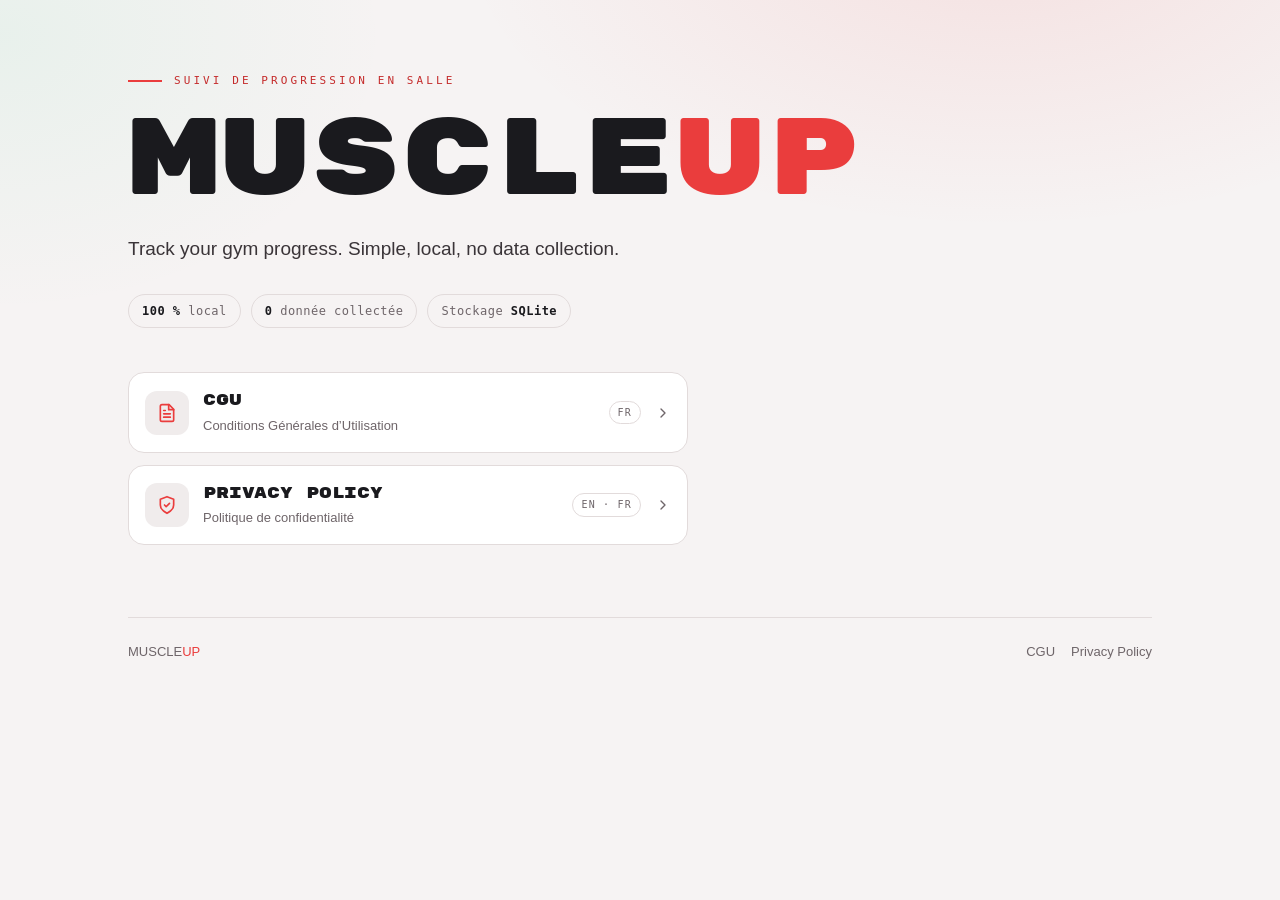
<file: index.html>
<!DOCTYPE html>
<html lang="fr">
<head>
    <meta charset="UTF-8"/>
    <meta name="viewport" content="width=device-width, initial-scale=1.0"/>
    <meta name="color-scheme" content="dark light"/>
    <title>MuscleUP</title>

    <link rel="icon" href="favicon.ico"/>

    <!-- Fonts -->
    <link rel="preconnect" href="https://fonts.googleapis.com">
    <link rel="preconnect" href="https://fonts.gstatic.com" crossorigin>
    <link href="https://fonts.googleapis.com/css2?family=Rubik+Mono+One&display=swap" rel="stylesheet">
    <link rel="stylesheet" href="styles.css"/>
</head>

<body>
<div class="wrap">

    <main class="hero hero--home">
        <p class="eyebrow">Suivi de progression en salle</p>
        <h1 class="brand">MUSCLE<span class="up">UP</span></h1>

        <p class="lede">Track your gym progress. Simple, local, no data collection.</p>

        <div class="meta-row">
            <span class="tag"><b>100&nbsp;%</b>&nbsp;local</span>
            <span class="tag"><b>0</b>&nbsp;donnée collectée</span>
            <span class="tag">Stockage&nbsp;<b>SQLite</b></span>
        </div>

        <nav class="doc-links" aria-label="Documents légaux">
            <a class="doc-card" href="terms.html">
                <span class="ic">
                    <svg width="20" height="20" viewBox="0 0 24 24" fill="none" stroke="currentColor" stroke-width="2" stroke-linecap="round" stroke-linejoin="round" aria-hidden="true"><path d="M14.5 2H6a2 2 0 0 0-2 2v16a2 2 0 0 0 2 2h12a2 2 0 0 0 2-2V7.5L14.5 2z"/><path d="M14 2v6h6"/><path d="M16 13H8M16 17H8M10 9H8"/></svg>
                </span>
                <span>
                    <span class="t1">CGU</span>
                    <span class="t2">Conditions Générales d’Utilisation</span>
                </span>
                <span class="lang">FR</span>
                <svg class="chev" width="16" height="16" viewBox="0 0 24 24" fill="none" stroke="currentColor" stroke-width="2" stroke-linecap="round" stroke-linejoin="round" aria-hidden="true"><path d="m9 18 6-6-6-6"/></svg>
            </a>
            <a class="doc-card" href="privacy.html">
                <span class="ic">
                    <svg width="20" height="20" viewBox="0 0 24 24" fill="none" stroke="currentColor" stroke-width="2" stroke-linecap="round" stroke-linejoin="round" aria-hidden="true"><path d="M12 22s8-4 8-10V5l-8-3-8 3v7c0 6 8 10 8 10z"/><path d="m9 12 2 2 4-4"/></svg>
                </span>
                <span>
                    <span class="t1">Privacy Policy</span>
                    <span class="t2">Politique de confidentialité</span>
                </span>
                <span class="lang">EN · FR</span>
                <svg class="chev" width="16" height="16" viewBox="0 0 24 24" fill="none" stroke="currentColor" stroke-width="2" stroke-linecap="round" stroke-linejoin="round" aria-hidden="true"><path d="m9 18 6-6-6-6"/></svg>
            </a>
        </nav>
    </main>

    <footer>
        <span>MUSCLE<span class="up">UP</span></span>
        <span class="footer-links">
            <a href="terms.html">CGU</a>
            <a href="privacy.html">Privacy Policy</a>
        </span>
    </footer>

</div>
</body>
</html>
</file>
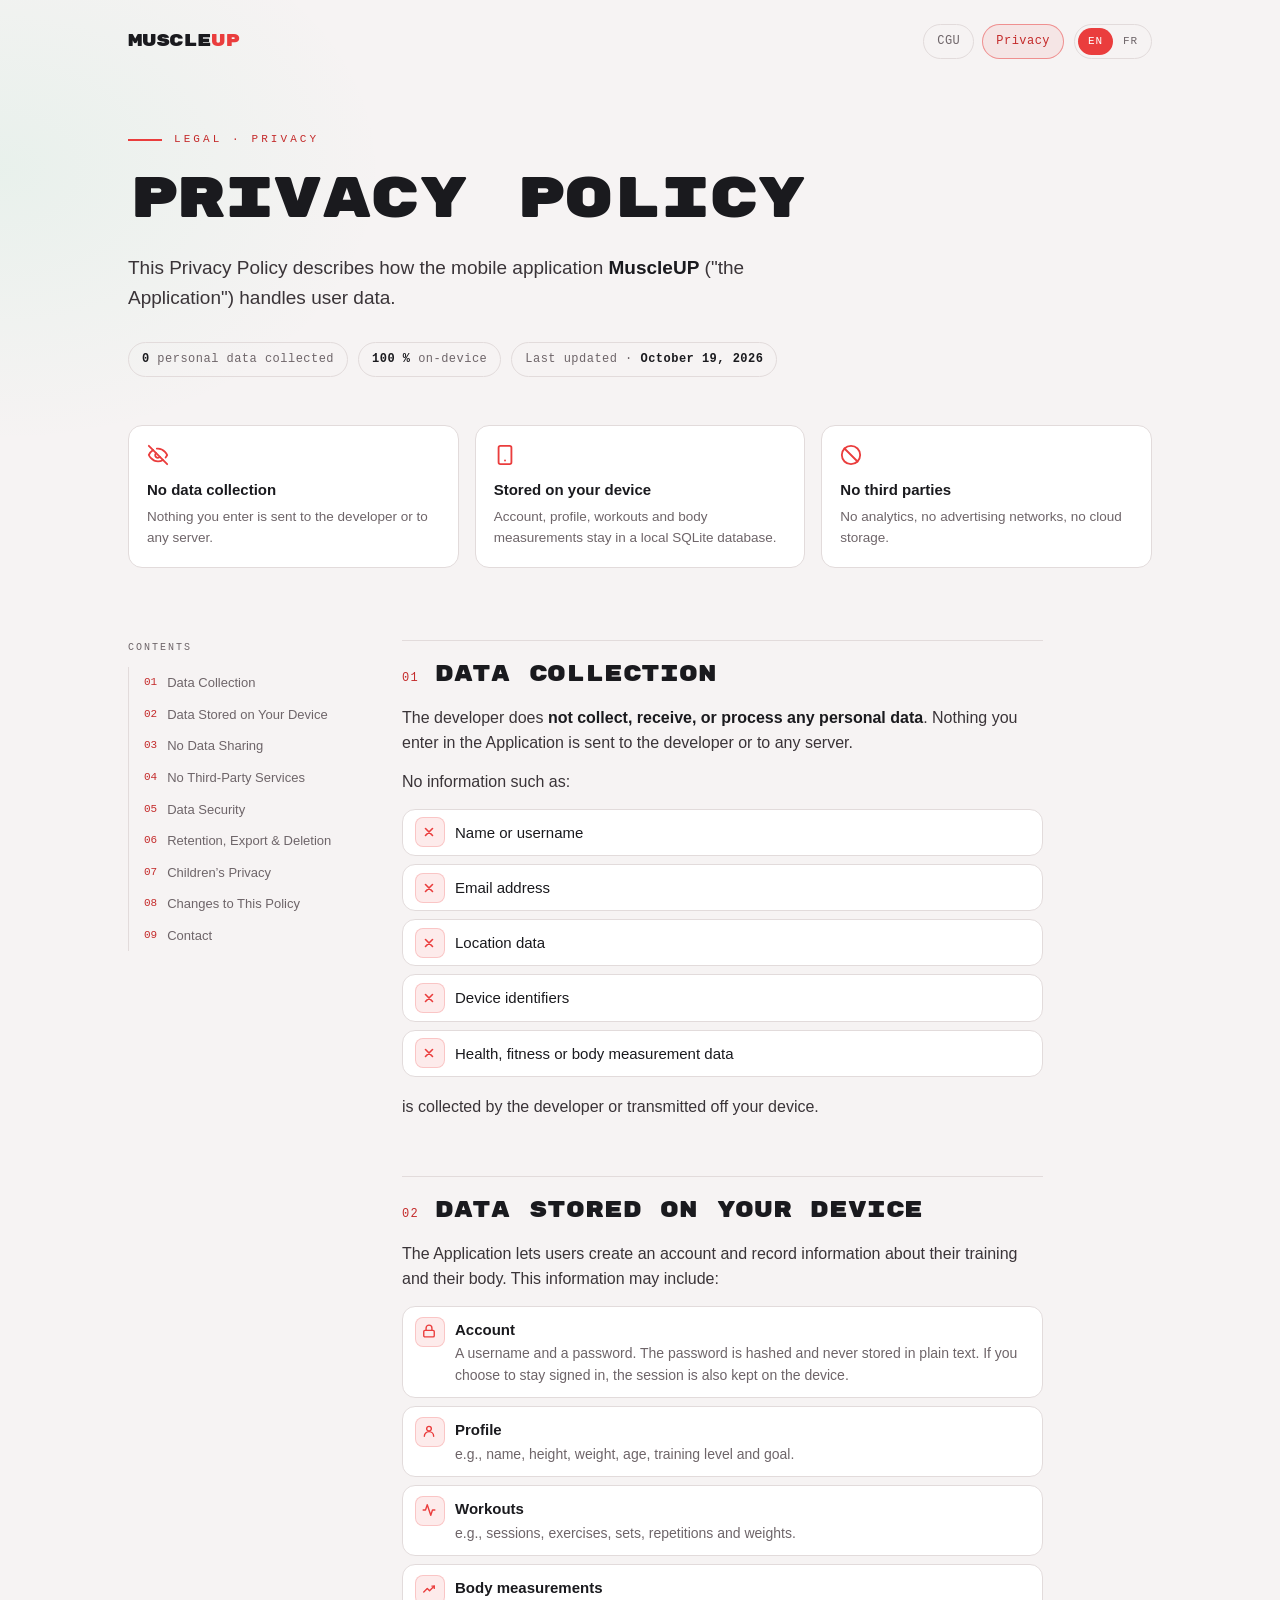
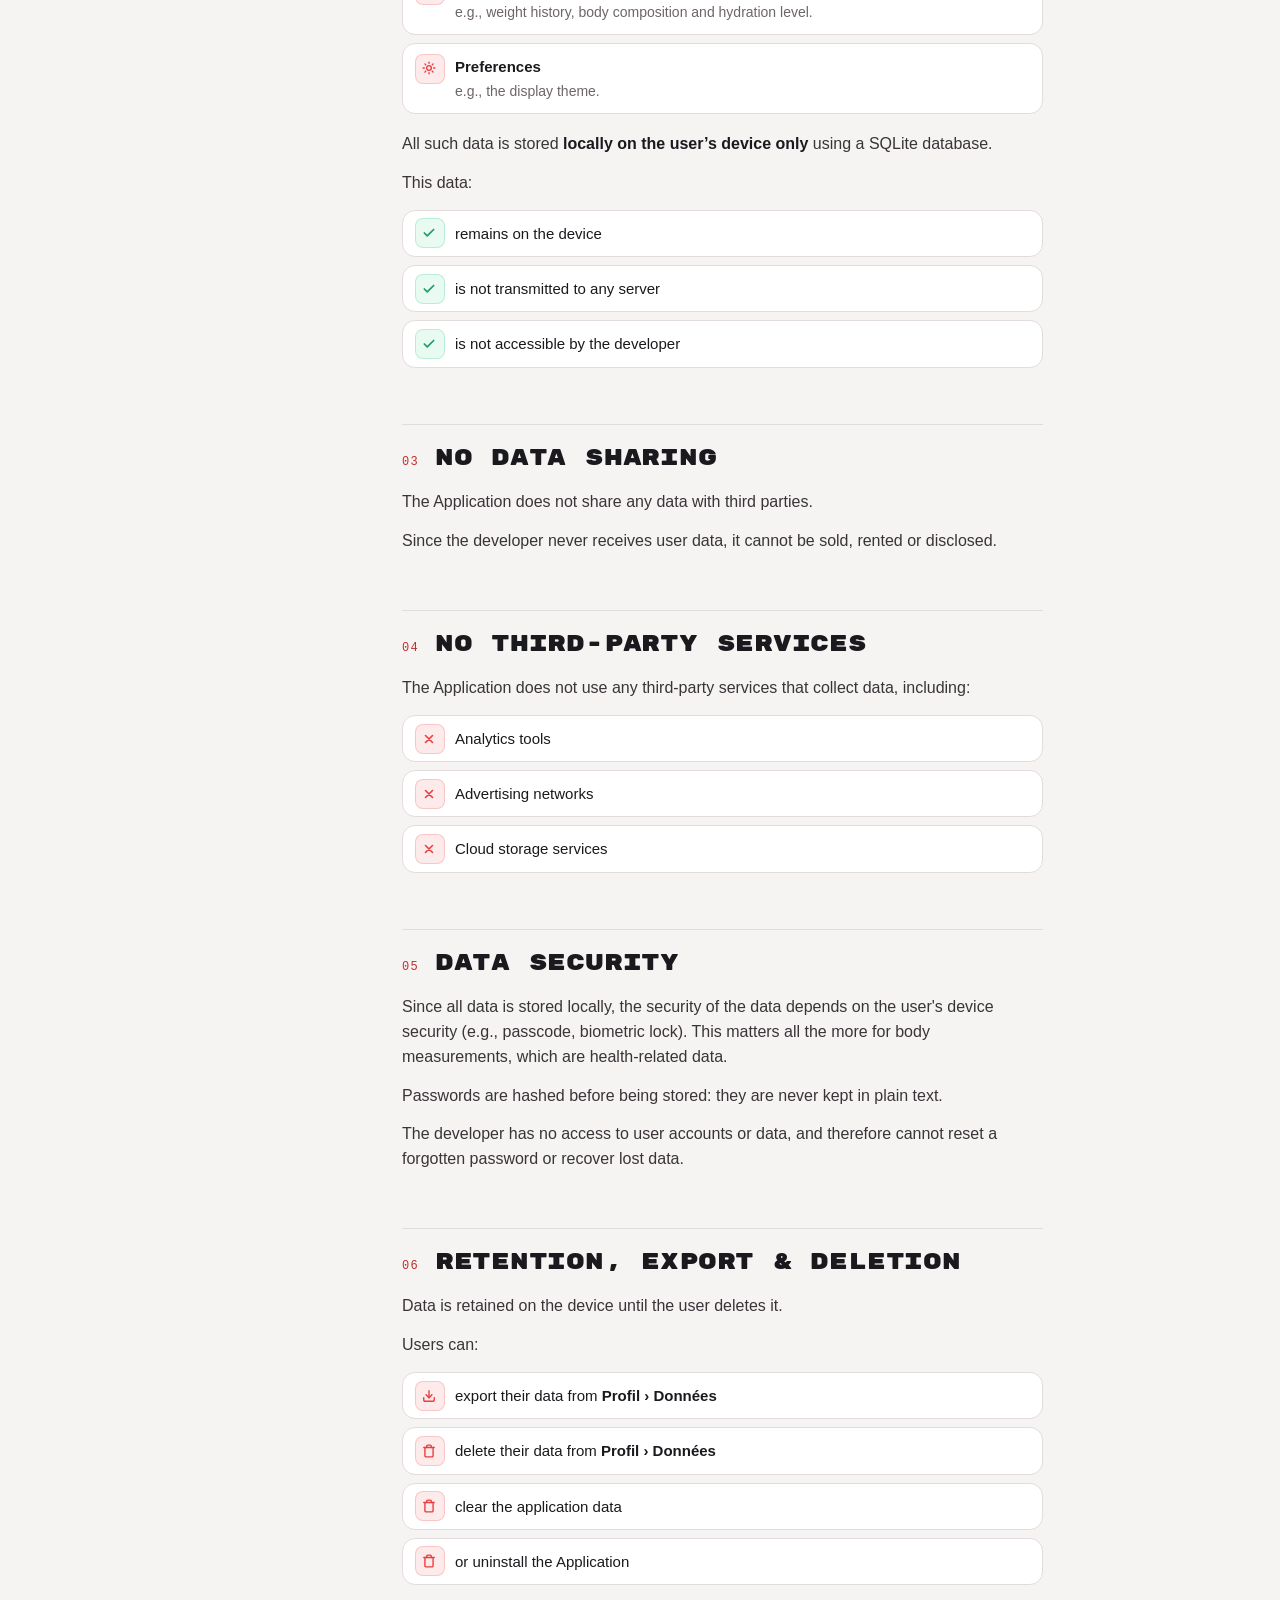
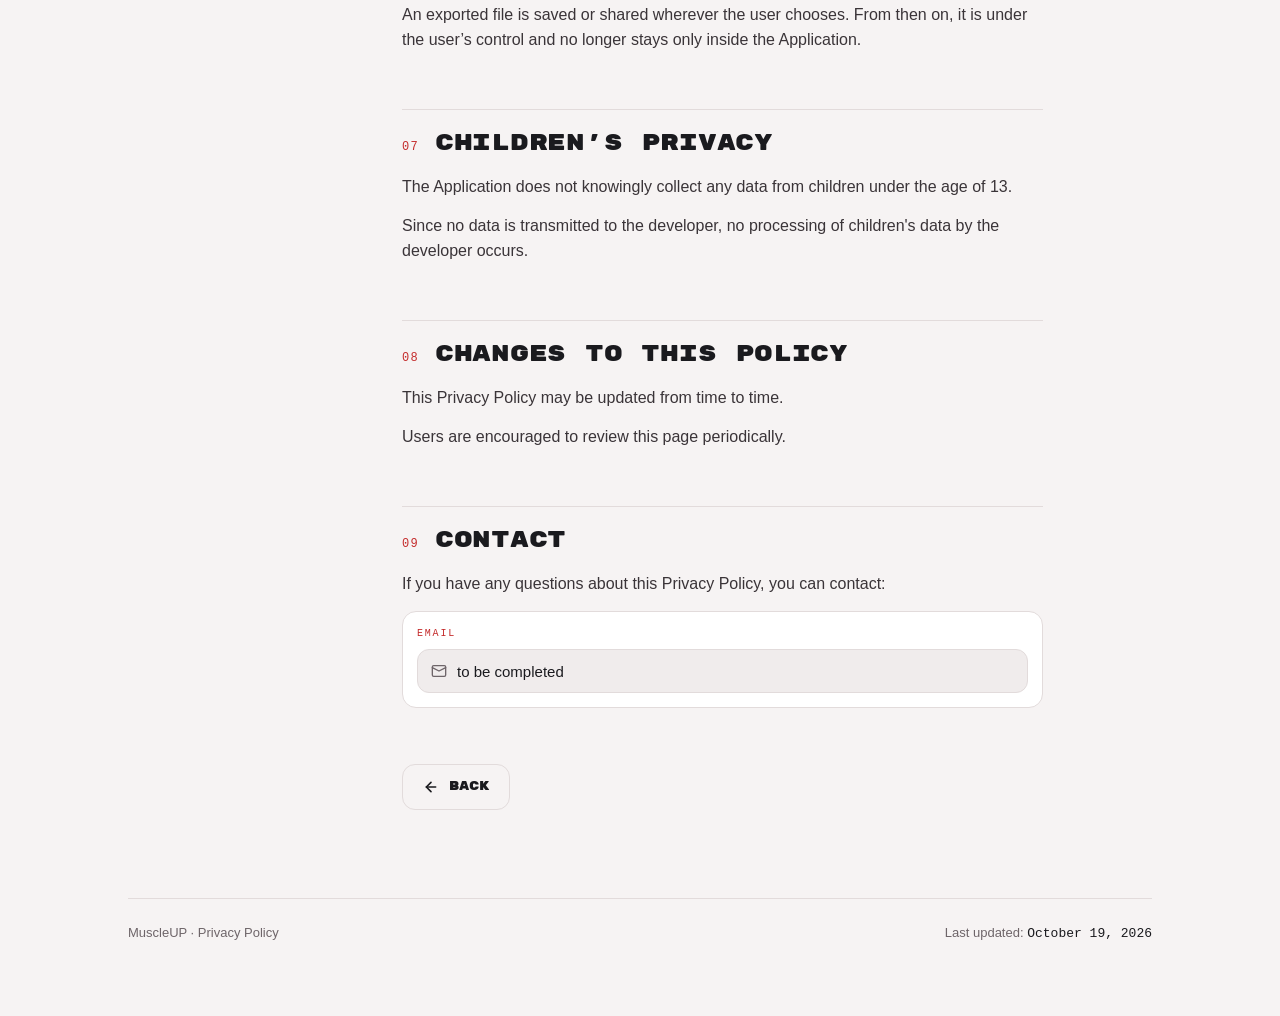
<file: privacy.html>
<!DOCTYPE html>
<html lang="en">
<head>
    <meta charset="UTF-8"/>
    <meta name="viewport" content="width=device-width, initial-scale=1.0"/>
    <meta name="color-scheme" content="dark light"/>
    <title>MuscleUP - Privacy Policy</title>

    <link rel="icon" href="favicon.ico"/>

    <link rel="preconnect" href="https://fonts.googleapis.com">
    <link rel="preconnect" href="https://fonts.gstatic.com" crossorigin>
    <link href="https://fonts.googleapis.com/css2?family=Rubik+Mono+One&display=swap" rel="stylesheet">
    <link rel="stylesheet" href="styles.css"/>

    <script>
        // Langue affichée : ?lang=… > choix mémorisé > langue du navigateur > anglais.
        // Exécuté dans le <head> pour éviter d'afficher brièvement la mauvaise langue.
        (function () {
            var supported = ["en", "fr"];
            var titles = {en: "MuscleUP - Privacy Policy", fr: "MuscleUP - Politique de confidentialité"};
            var storageKey = "muscleup-lang";
            var root = document.documentElement;

            function isSupported(lang) {
                return supported.indexOf(lang) !== -1;
            }

            function initialLang() {
                var fromUrl = new URLSearchParams(location.search).get("lang");
                if (isSupported(fromUrl)) return fromUrl;
                try {
                    var saved = localStorage.getItem(storageKey);
                    if (isSupported(saved)) return saved;
                } catch (e) {}
                return /^fr\b/i.test(navigator.language || "") ? "fr" : "en";
            }

            function apply(lang) {
                root.lang = lang;
                document.title = titles[lang];
                document.querySelectorAll("[data-set-lang]").forEach(function (link) {
                    link.setAttribute("aria-current", link.getAttribute("data-set-lang") === lang ? "true" : "false");
                });
                document.querySelectorAll("[data-label-" + lang + "]").forEach(function (el) {
                    el.setAttribute("aria-label", el.getAttribute("data-label-" + lang));
                });
            }

            apply(initialLang());
            document.addEventListener("DOMContentLoaded", function () {
                apply(root.lang);
            });

            document.addEventListener("click", function (event) {
                var link = event.target.closest("[data-set-lang]");
                if (!link) return;
                event.preventDefault();
                var lang = link.getAttribute("data-set-lang");
                apply(lang);
                try {
                    localStorage.setItem(storageKey, lang);
                } catch (e) {}
                var url = new URL(location.href);
                url.searchParams.set("lang", lang);
                history.replaceState(null, "", url);
            });
        })();
    </script>
</head>

<body>
<div class="wrap">

    <header class="topbar">
        <a class="logo" href="./">MUSCLE<span class="up">UP</span></a>
        <div class="topbar-end">
            <nav class="nav" aria-label="Legal documents" data-label-en="Legal documents" data-label-fr="Documents légaux">
                <a href="terms.html" hreflang="fr">CGU</a>
                <a href="privacy.html" aria-current="page"><span class="l10n" lang="en">Privacy</span><span class="l10n" lang="fr">Confidentialité</span></a>
            </nav>
            <div class="lang-switch" role="group" aria-label="Language / Langue">
                <a href="?lang=en" hreflang="en" lang="en" data-set-lang="en" aria-label="English">EN</a>
                <a href="?lang=fr" hreflang="fr" lang="fr" data-set-lang="fr" aria-label="Français">FR</a>
            </div>
        </div>
    </header>

    <!-- ==================== ENGLISH ==================== -->
    <div class="l10n" lang="en">

        <div class="hero">
            <p class="eyebrow">Legal · Privacy</p>
            <h1 class="page-title">Privacy Policy</h1>
            <p class="lede">This Privacy Policy describes how the mobile application <strong>MuscleUP</strong>
                ("the Application") handles user data.</p>
            <div class="meta-row">
                <span class="tag"><b>0</b>&nbsp;personal data collected</span>
                <span class="tag"><b>100&nbsp;%</b>&nbsp;on-device</span>
                <span class="tag">Last updated&nbsp;·&nbsp;<b>October 19, 2026</b></span>
            </div>
        </div>

        <div class="summary">
            <div class="feat">
                <svg class="fi" width="22" height="22" viewBox="0 0 24 24" fill="none" stroke="currentColor" stroke-width="2" stroke-linecap="round" stroke-linejoin="round" aria-hidden="true"><path d="M9.88 9.88a3 3 0 1 0 4.24 4.24"/><path d="M10.73 5.08A10.43 10.43 0 0 1 12 5c7 0 10 7 10 7a13.16 13.16 0 0 1-1.67 2.68"/><path d="M6.61 6.61A13.53 13.53 0 0 0 2 12s3 7 10 7a9.74 9.74 0 0 0 5.39-1.61"/><path d="m2 2 20 20"/></svg>
                <h3>No data collection</h3>
                <p>Nothing you enter is sent to the developer or to any server.</p>
            </div>
            <div class="feat">
                <svg class="fi" width="22" height="22" viewBox="0 0 24 24" fill="none" stroke="currentColor" stroke-width="2" stroke-linecap="round" stroke-linejoin="round" aria-hidden="true"><rect x="5" y="2" width="14" height="20" rx="2"/><path d="M12 18h.01"/></svg>
                <h3>Stored on your device</h3>
                <p>Account, profile, workouts and body measurements stay in a local SQLite database.</p>
            </div>
            <div class="feat">
                <svg class="fi" width="22" height="22" viewBox="0 0 24 24" fill="none" stroke="currentColor" stroke-width="2" stroke-linecap="round" stroke-linejoin="round" aria-hidden="true"><circle cx="12" cy="12" r="10"/><path d="m4.9 4.9 14.2 14.2"/></svg>
                <h3>No third parties</h3>
                <p>No analytics, no advertising networks, no cloud storage.</p>
            </div>
        </div>

        <div class="layout">

            <aside class="toc" aria-label="Contents">
                <p class="lbl">Contents</p>
                <ol>
                    <li><a href="#data-collection"><span class="num">01</span>Data Collection</a></li>
                    <li><a href="#local-storage"><span class="num">02</span>Data Stored on Your Device</a></li>
                    <li><a href="#data-sharing"><span class="num">03</span>No Data Sharing</a></li>
                    <li><a href="#third-party"><span class="num">04</span>No Third-Party Services</a></li>
                    <li><a href="#security"><span class="num">05</span>Data Security</a></li>
                    <li><a href="#retention"><span class="num">06</span>Retention, Export &amp; Deletion</a></li>
                    <li><a href="#children"><span class="num">07</span>Children’s Privacy</a></li>
                    <li><a href="#changes"><span class="num">08</span>Changes to This Policy</a></li>
                    <li><a href="#contact"><span class="num">09</span>Contact</a></li>
                </ol>
            </aside>

            <main class="doc">

                <section class="section" id="data-collection">
                    <div class="section-head">
                        <span class="section-num">01</span>
                        <h2 class="section-title">Data Collection</h2>
                    </div>
                    <div class="prose">
                        <p>The developer does <strong>not collect, receive, or process any personal data</strong>.
                            Nothing you enter in the Application is sent to the developer or to any server.</p>
                        <p>No information such as:</p>
                        <ul class="list list--no">
                            <li>Name or username</li>
                            <li>Email address</li>
                            <li>Location data</li>
                            <li>Device identifiers</li>
                            <li>Health, fitness or body measurement data</li>
                        </ul>
                        <p>is collected by the developer or transmitted off your device.</p>
                    </div>
                </section>

                <section class="section" id="local-storage">
                    <div class="section-head">
                        <span class="section-num">02</span>
                        <h2 class="section-title">Data Stored on Your Device</h2>
                    </div>
                    <div class="prose">
                        <p>The Application lets users create an account and record information about their training
                            and their body. This information may include:</p>
                        <ul class="list list--rich">
                            <li class="i-lock"><strong>Account</strong>
                                <span class="sub">A username and a password. The password is hashed and never stored in
                                    plain text. If you choose to stay signed in, the session is also kept on the
                                    device.</span></li>
                            <li class="i-user"><strong>Profile</strong>
                                <span class="sub">e.g., name, height, weight, age, training level and goal.</span></li>
                            <li class="i-activity"><strong>Workouts</strong>
                                <span class="sub">e.g., sessions, exercises, sets, repetitions and weights.</span></li>
                            <li class="i-trend"><strong>Body measurements</strong>
                                <span class="sub">e.g., weight history, body composition and hydration level.</span></li>
                            <li class="i-sun"><strong>Preferences</strong>
                                <span class="sub">e.g., the display theme.</span></li>
                        </ul>
                        <p>All such data is stored <strong>locally on the user’s device only</strong> using a SQLite
                            database.</p>
                        <p>This data:</p>
                        <ul class="list list--yes">
                            <li>remains on the device</li>
                            <li>is not transmitted to any server</li>
                            <li>is not accessible by the developer</li>
                        </ul>
                    </div>
                </section>

                <section class="section" id="data-sharing">
                    <div class="section-head">
                        <span class="section-num">03</span>
                        <h2 class="section-title">No Data Sharing</h2>
                    </div>
                    <div class="prose">
                        <p>The Application does not share any data with third parties.</p>
                        <p>Since the developer never receives user data, it cannot be sold, rented or disclosed.</p>
                    </div>
                </section>

                <section class="section" id="third-party">
                    <div class="section-head">
                        <span class="section-num">04</span>
                        <h2 class="section-title">No <span class="nowrap">Third-Party</span> Services</h2>
                    </div>
                    <div class="prose">
                        <p>The Application does not use any third-party services that collect data, including:</p>
                        <ul class="list list--no">
                            <li>Analytics tools</li>
                            <li>Advertising networks</li>
                            <li>Cloud storage services</li>
                        </ul>
                    </div>
                </section>

                <section class="section" id="security">
                    <div class="section-head">
                        <span class="section-num">05</span>
                        <h2 class="section-title">Data Security</h2>
                    </div>
                    <div class="prose">
                        <p>Since all data is stored locally, the security of the data depends on the user's device
                            security (e.g., passcode, biometric lock). This matters all the more for body measurements,
                            which are health-related data.</p>
                        <p>Passwords are hashed before being stored: they are never kept in plain text.</p>
                        <p>The developer has no access to user accounts or data, and therefore cannot reset a forgotten
                            password or recover lost data.</p>
                    </div>
                </section>

                <section class="section" id="retention">
                    <div class="section-head">
                        <span class="section-num">06</span>
                        <h2 class="section-title">Retention, Export &amp; Deletion</h2>
                    </div>
                    <div class="prose">
                        <p>Data is retained on the device until the user deletes it.</p>
                        <p>Users can:</p>
                        <ul class="list">
                            <li class="i-download">export their data from <strong>Profil › Données</strong></li>
                            <li class="i-trash">delete their data from <strong>Profil › Données</strong></li>
                            <li class="i-trash">clear the application data</li>
                            <li class="i-trash">or uninstall the Application</li>
                        </ul>
                        <p>An exported file is saved or shared wherever the user chooses. From then on, it is under the
                            user’s control and no longer stays only inside the Application.</p>
                    </div>
                </section>

                <section class="section" id="children">
                    <div class="section-head">
                        <span class="section-num">07</span>
                        <h2 class="section-title">Children’s Privacy</h2>
                    </div>
                    <div class="prose">
                        <p>The Application does not knowingly collect any data from children under the age of 13.</p>
                        <p>Since no data is transmitted to the developer, no processing of children's data by the
                            developer occurs.</p>
                    </div>
                </section>

                <section class="section" id="changes">
                    <div class="section-head">
                        <span class="section-num">08</span>
                        <h2 class="section-title">Changes to This Policy</h2>
                    </div>
                    <div class="prose">
                        <p>This Privacy Policy may be updated from time to time.</p>
                        <p>Users are encouraged to review this page periodically.</p>
                    </div>
                </section>

                <section class="section" id="contact">
                    <div class="section-head">
                        <span class="section-num">09</span>
                        <h2 class="section-title">Contact</h2>
                    </div>
                    <div class="prose">
                        <p>If you have any questions about this Privacy Policy, you can contact:</p>
                        <div class="field">
                            <span class="field-label">Email</span>
                            <div class="field-box">
                                <svg width="16" height="16" viewBox="0 0 24 24" fill="none" stroke="currentColor" stroke-width="2" stroke-linecap="round" stroke-linejoin="round" aria-hidden="true"><rect x="2" y="4" width="20" height="16" rx="2"/><path d="m22 7-10 5L2 7"/></svg>
                                to be completed
                            </div>
                        </div>
                    </div>
                </section>

                <p class="back">
                    <a class="btn ghost" href="./">
                        <svg width="16" height="16" viewBox="0 0 24 24" fill="none" stroke="currentColor" stroke-width="2.4" stroke-linecap="round" stroke-linejoin="round" aria-hidden="true"><path d="m12 19-7-7 7-7"/><path d="M19 12H5"/></svg>
                        BACK
                    </a>
                </p>

            </main>
        </div>
    </div>

    <!-- ==================== FRANÇAIS ==================== -->
    <div class="l10n" lang="fr">

        <div class="hero">
            <p class="eyebrow">Légal · Confidentialité</p>
            <h1 class="page-title">Politique de confidentialité</h1>
            <p class="lede">Cette politique de confidentialité décrit la manière dont l’application mobile
                <strong>MuscleUP</strong> («&nbsp;l’Application&nbsp;») traite les données des utilisateurs.</p>
            <div class="meta-row">
                <span class="tag"><b>0</b>&nbsp;donnée personnelle collectée</span>
                <span class="tag"><b>100&nbsp;%</b>&nbsp;sur l’appareil</span>
                <span class="tag">Mise à jour&nbsp;·&nbsp;<b>19 octobre 2026</b></span>
            </div>
        </div>

        <div class="summary">
            <div class="feat">
                <svg class="fi" width="22" height="22" viewBox="0 0 24 24" fill="none" stroke="currentColor" stroke-width="2" stroke-linecap="round" stroke-linejoin="round" aria-hidden="true"><path d="M9.88 9.88a3 3 0 1 0 4.24 4.24"/><path d="M10.73 5.08A10.43 10.43 0 0 1 12 5c7 0 10 7 10 7a13.16 13.16 0 0 1-1.67 2.68"/><path d="M6.61 6.61A13.53 13.53 0 0 0 2 12s3 7 10 7a9.74 9.74 0 0 0 5.39-1.61"/><path d="m2 2 20 20"/></svg>
                <h3>Aucune collecte</h3>
                <p>Rien de ce que vous saisissez n’est envoyé au développeur ni à un serveur.</p>
            </div>
            <div class="feat">
                <svg class="fi" width="22" height="22" viewBox="0 0 24 24" fill="none" stroke="currentColor" stroke-width="2" stroke-linecap="round" stroke-linejoin="round" aria-hidden="true"><rect x="5" y="2" width="14" height="20" rx="2"/><path d="M12 18h.01"/></svg>
                <h3>Stocké sur votre appareil</h3>
                <p>Compte, profil, entraînements et mesures corporelles restent dans une base SQLite locale.</p>
            </div>
            <div class="feat">
                <svg class="fi" width="22" height="22" viewBox="0 0 24 24" fill="none" stroke="currentColor" stroke-width="2" stroke-linecap="round" stroke-linejoin="round" aria-hidden="true"><circle cx="12" cy="12" r="10"/><path d="m4.9 4.9 14.2 14.2"/></svg>
                <h3>Aucun tiers</h3>
                <p>Pas d’outil d’analyse, pas de régie publicitaire, pas de stockage cloud.</p>
            </div>
        </div>

        <div class="layout">

            <aside class="toc" aria-label="Sommaire">
                <p class="lbl">Sommaire</p>
                <ol>
                    <li><a href="#collecte"><span class="num">01</span>Collecte des données</a></li>
                    <li><a href="#stockage-local"><span class="num">02</span>Données stockées sur votre appareil</a></li>
                    <li><a href="#partage"><span class="num">03</span>Aucun partage de données</a></li>
                    <li><a href="#services-tiers"><span class="num">04</span>Aucun service tiers</a></li>
                    <li><a href="#securite"><span class="num">05</span>Sécurité des données</a></li>
                    <li><a href="#conservation"><span class="num">06</span>Conservation, export et suppression</a></li>
                    <li><a href="#enfants"><span class="num">07</span>Données des enfants</a></li>
                    <li><a href="#modifications"><span class="num">08</span>Modifications de cette politique</a></li>
                    <li><a href="#nous-contacter"><span class="num">09</span>Contact</a></li>
                </ol>
            </aside>

            <main class="doc">

                <section class="section" id="collecte">
                    <div class="section-head">
                        <span class="section-num">01</span>
                        <h2 class="section-title">Collecte des données</h2>
                    </div>
                    <div class="prose">
                        <p>Le développeur <strong>ne collecte, ne reçoit et ne traite aucune donnée personnelle</strong>.
                            Rien de ce que vous saisissez dans l’Application n’est envoyé au développeur ni à un
                            serveur.</p>
                        <p>Aucune information telle que&nbsp;:</p>
                        <ul class="list list--no">
                            <li>Nom ou nom d’utilisateur</li>
                            <li>Adresse e-mail</li>
                            <li>Données de localisation</li>
                            <li>Identifiants de l’appareil</li>
                            <li>Données de santé, de forme physique ou de mesures corporelles</li>
                        </ul>
                        <p>n’est collectée par le développeur ni transmise hors de votre appareil.</p>
                    </div>
                </section>

                <section class="section" id="stockage-local">
                    <div class="section-head">
                        <span class="section-num">02</span>
                        <h2 class="section-title">Données stockées sur votre appareil</h2>
                    </div>
                    <div class="prose">
                        <p>L’Application permet de créer un compte et d’enregistrer des informations sur votre
                            entraînement et votre corps. Ces informations peuvent comprendre&nbsp;:</p>
                        <ul class="list list--rich">
                            <li class="i-lock"><strong>Compte</strong>
                                <span class="sub">Un nom d’utilisateur et un mot de passe. Le mot de passe est haché et
                                    n’est jamais stocké en clair. Si vous choisissez de rester connecté, la session est
                                    elle aussi conservée sur l’appareil.</span></li>
                            <li class="i-user"><strong>Profil</strong>
                                <span class="sub">p.&nbsp;ex. nom, taille, poids, âge, niveau et objectif.</span></li>
                            <li class="i-activity"><strong>Entraînements</strong>
                                <span class="sub">p.&nbsp;ex. séances, exercices, séries, répétitions et charges.</span></li>
                            <li class="i-trend"><strong>Mesures corporelles</strong>
                                <span class="sub">p.&nbsp;ex. historique du poids, composition corporelle et taux
                                    d’hydratation.</span></li>
                            <li class="i-sun"><strong>Préférences</strong>
                                <span class="sub">p.&nbsp;ex. le thème d’affichage.</span></li>
                        </ul>
                        <p>Toutes ces données sont stockées <strong>uniquement en local, sur l’appareil de
                            l’utilisateur</strong>, dans une base de données SQLite.</p>
                        <p>Ces données&nbsp;:</p>
                        <ul class="list list--yes">
                            <li>restent sur l’appareil</li>
                            <li>ne sont transmises à aucun serveur</li>
                            <li>ne sont pas accessibles au développeur</li>
                        </ul>
                    </div>
                </section>

                <section class="section" id="partage">
                    <div class="section-head">
                        <span class="section-num">03</span>
                        <h2 class="section-title">Aucun partage de données</h2>
                    </div>
                    <div class="prose">
                        <p>L’Application ne partage aucune donnée avec des tiers.</p>
                        <p>Le développeur ne recevant jamais les données des utilisateurs, celles-ci ne peuvent être ni
                            vendues, ni louées, ni divulguées.</p>
                    </div>
                </section>

                <section class="section" id="services-tiers">
                    <div class="section-head">
                        <span class="section-num">04</span>
                        <h2 class="section-title">Aucun service tiers</h2>
                    </div>
                    <div class="prose">
                        <p>L’Application n’utilise aucun service tiers collectant des données, notamment&nbsp;:</p>
                        <ul class="list list--no">
                            <li>Outils d’analyse d’audience</li>
                            <li>Régies publicitaires</li>
                            <li>Services de stockage cloud</li>
                        </ul>
                    </div>
                </section>

                <section class="section" id="securite">
                    <div class="section-head">
                        <span class="section-num">05</span>
                        <h2 class="section-title">Sécurité des données</h2>
                    </div>
                    <div class="prose">
                        <p>Toutes les données étant stockées localement, leur sécurité dépend de celle de l’appareil de
                            l’utilisateur (code, verrouillage biométrique, etc.). C’est d’autant plus important pour les
                            mesures corporelles, qui sont des données de santé.</p>
                        <p>Les mots de passe sont hachés avant d’être enregistrés&nbsp;: ils ne sont jamais conservés en
                            clair.</p>
                        <p>Le développeur n’a accès ni aux comptes ni aux données des utilisateurs&nbsp;; il ne peut donc
                            ni réinitialiser un mot de passe oublié, ni récupérer des données perdues.</p>
                    </div>
                </section>

                <section class="section" id="conservation">
                    <div class="section-head">
                        <span class="section-num">06</span>
                        <h2 class="section-title">Conservation, export et suppression</h2>
                    </div>
                    <div class="prose">
                        <p>Les données sont conservées sur l’appareil jusqu’à ce que l’utilisateur les supprime.</p>
                        <p>L’utilisateur peut&nbsp;:</p>
                        <ul class="list">
                            <li class="i-download">exporter ses données depuis <strong>Profil › Données</strong></li>
                            <li class="i-trash">supprimer ses données depuis <strong>Profil › Données</strong></li>
                            <li class="i-trash">effacer les données de l’application</li>
                            <li class="i-trash">ou désinstaller l’Application</li>
                        </ul>
                        <p>Un fichier exporté est enregistré ou partagé à l’endroit choisi par l’utilisateur. Dès lors,
                            il est sous son contrôle et ne reste plus uniquement dans l’Application.</p>
                    </div>
                </section>

                <section class="section" id="enfants">
                    <div class="section-head">
                        <span class="section-num">07</span>
                        <h2 class="section-title">Données des enfants</h2>
                    </div>
                    <div class="prose">
                        <p>L’Application ne collecte sciemment aucune donnée concernant des enfants de moins de
                            13&nbsp;ans.</p>
                        <p>Aucune donnée n’étant transmise au développeur, celui-ci n’effectue aucun traitement de
                            données d’enfants.</p>
                    </div>
                </section>

                <section class="section" id="modifications">
                    <div class="section-head">
                        <span class="section-num">08</span>
                        <h2 class="section-title">Modifications de cette politique</h2>
                    </div>
                    <div class="prose">
                        <p>Cette politique de confidentialité peut être mise à jour de temps à autre.</p>
                        <p>Les utilisateurs sont invités à consulter cette page régulièrement.</p>
                    </div>
                </section>

                <section class="section" id="nous-contacter">
                    <div class="section-head">
                        <span class="section-num">09</span>
                        <h2 class="section-title">Contact</h2>
                    </div>
                    <div class="prose">
                        <p>Pour toute question concernant cette politique de confidentialité, vous pouvez
                            contacter&nbsp;:</p>
                        <div class="field">
                            <span class="field-label">E-mail</span>
                            <div class="field-box">
                                <svg width="16" height="16" viewBox="0 0 24 24" fill="none" stroke="currentColor" stroke-width="2" stroke-linecap="round" stroke-linejoin="round" aria-hidden="true"><rect x="2" y="4" width="20" height="16" rx="2"/><path d="m22 7-10 5L2 7"/></svg>
                                à compléter
                            </div>
                        </div>
                    </div>
                </section>

                <p class="back">
                    <a class="btn ghost" href="./">
                        <svg width="16" height="16" viewBox="0 0 24 24" fill="none" stroke="currentColor" stroke-width="2.4" stroke-linecap="round" stroke-linejoin="round" aria-hidden="true"><path d="m12 19-7-7 7-7"/><path d="M19 12H5"/></svg>
                        RETOUR
                    </a>
                </p>

            </main>
        </div>
    </div>

    <footer>
        <span>MuscleUP · <span class="l10n" lang="en">Privacy Policy</span><span class="l10n" lang="fr">Politique de confidentialité</span></span>
        <span class="l10n" lang="en">Last updated: <span class="num">October 19, 2026</span></span>
        <span class="l10n" lang="fr">Dernière mise à jour&nbsp;: <span class="num">19 octobre 2026</span></span>
    </footer>

</div>
</body>
</html>
</file>
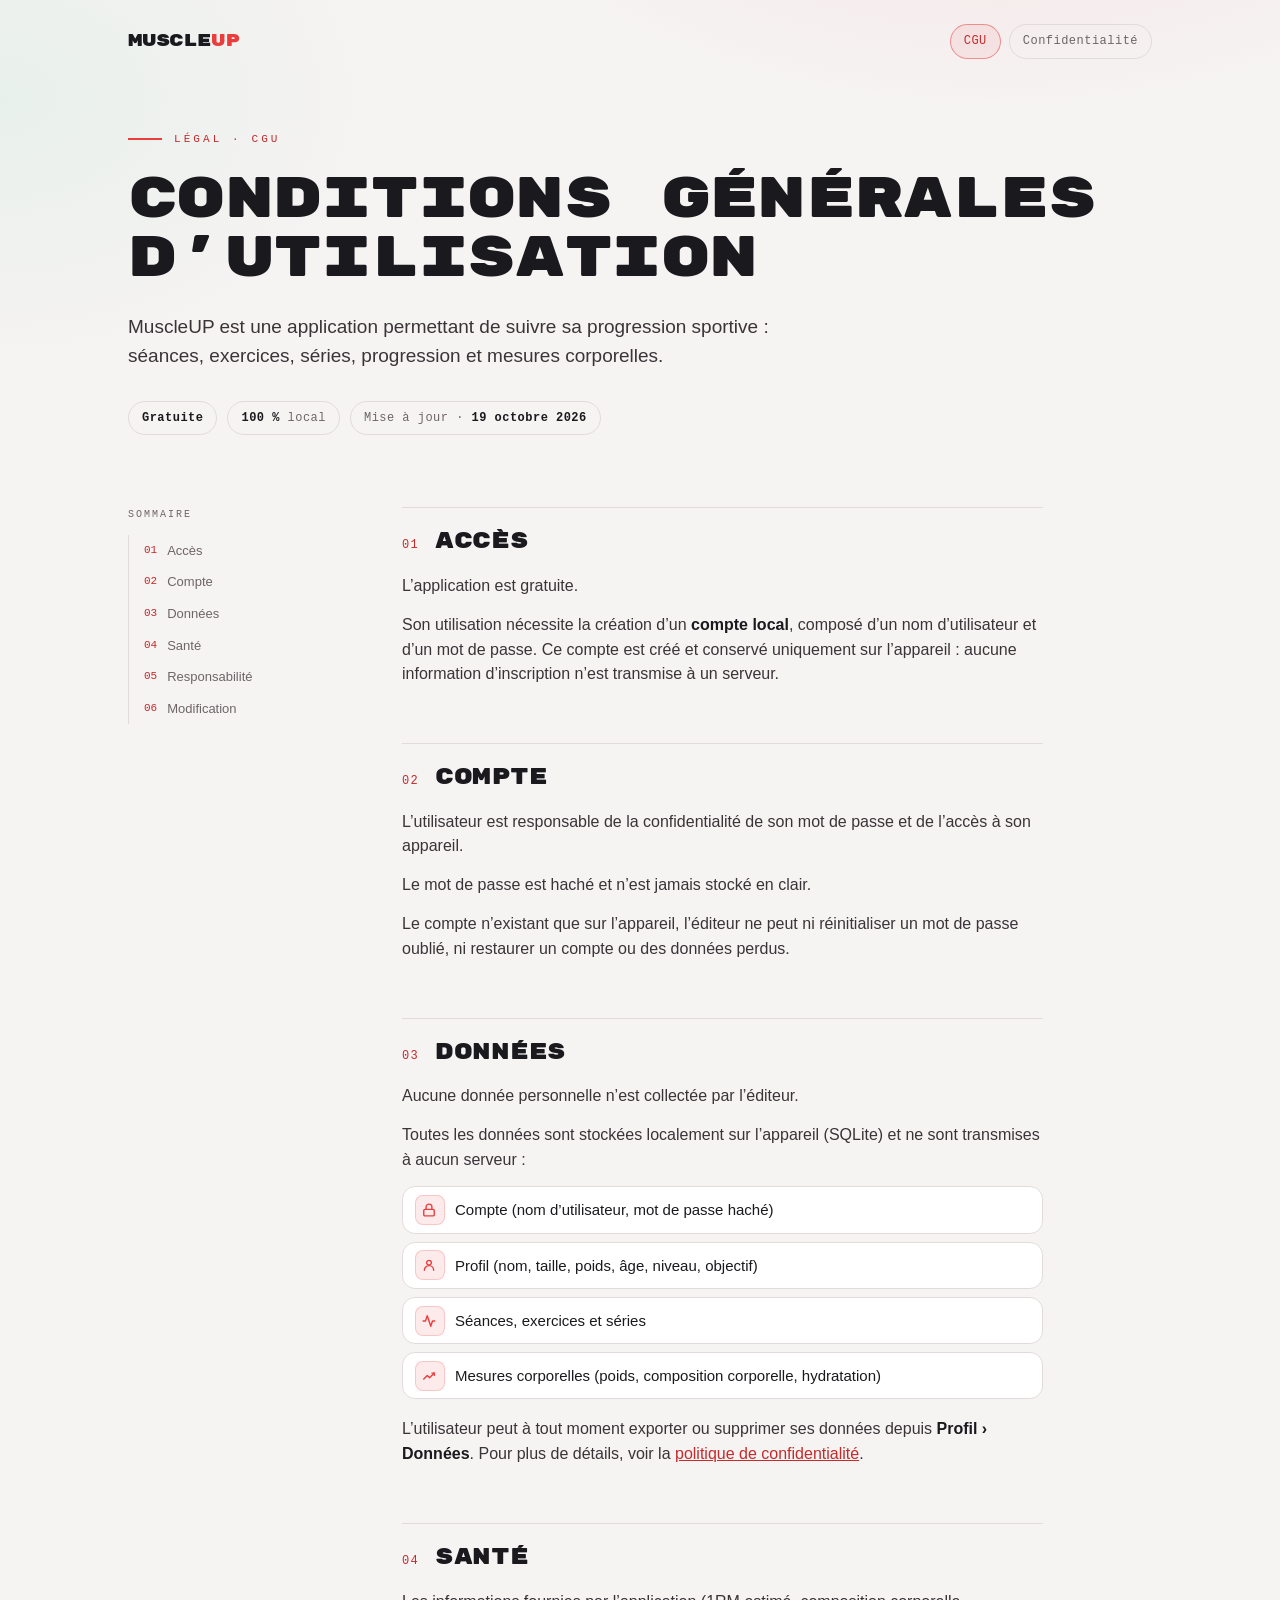
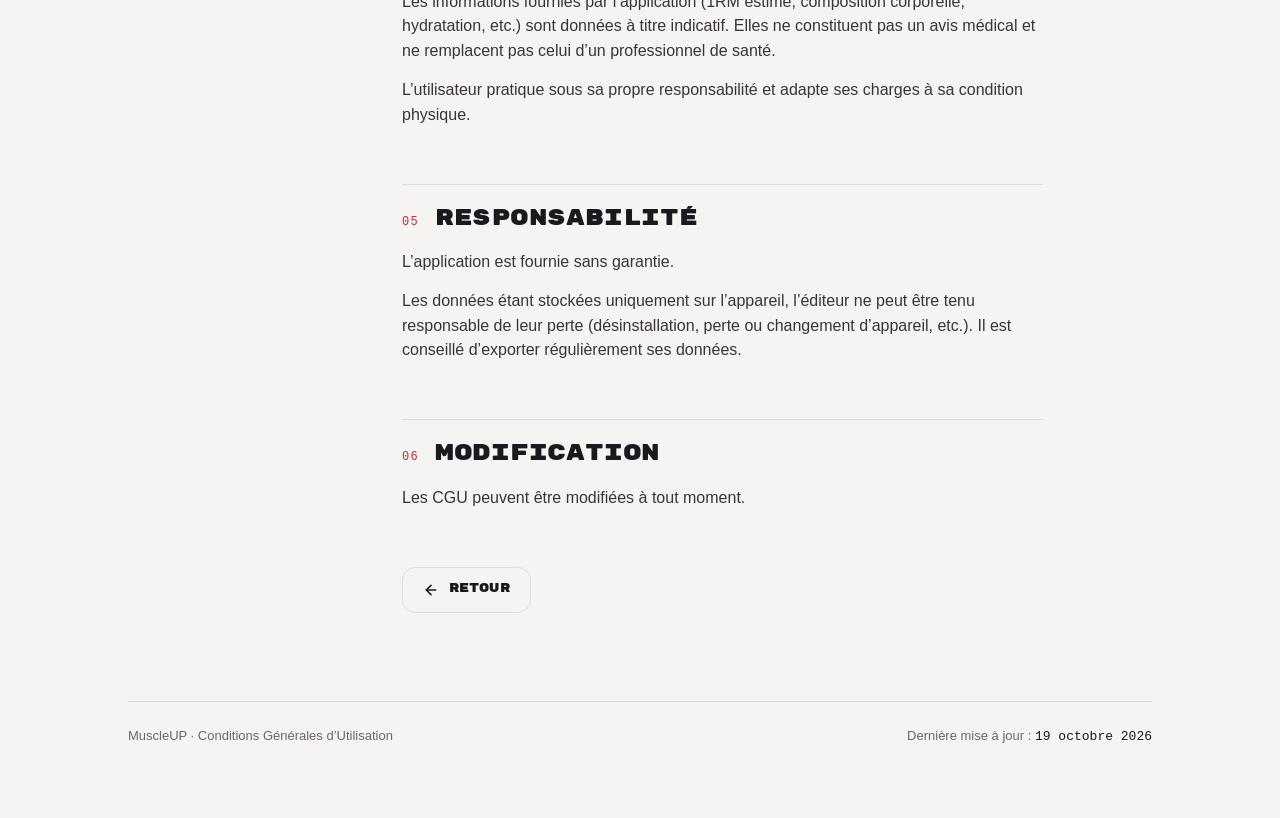
<file: terms.html>
<!DOCTYPE html>
<html lang="fr">
<head>
    <meta charset="UTF-8"/>
    <meta name="viewport" content="width=device-width, initial-scale=1.0"/>
    <meta name="color-scheme" content="dark light"/>
    <title>MuscleUP - CGU</title>

    <link rel="icon" href="favicon.ico"/>

    <link rel="preconnect" href="https://fonts.googleapis.com">
    <link rel="preconnect" href="https://fonts.gstatic.com" crossorigin>
    <link href="https://fonts.googleapis.com/css2?family=Rubik+Mono+One&display=swap" rel="stylesheet">
    <link rel="stylesheet" href="styles.css"/>
</head>

<body>
<div class="wrap">

    <header class="topbar">
        <a class="logo" href="./">MUSCLE<span class="up">UP</span></a>
        <nav class="nav" aria-label="Documents légaux">
            <a href="terms.html" aria-current="page">CGU</a>
            <a href="privacy.html">Confidentialité</a>
        </nav>
    </header>

    <div class="hero">
        <p class="eyebrow">Légal · CGU</p>
        <h1 class="page-title">Conditions Générales d’Utilisation</h1>
        <p class="lede">MuscleUP est une application permettant de suivre sa progression sportive : séances,
            exercices, séries, progression et mesures corporelles.</p>
        <div class="meta-row">
            <span class="tag"><b>Gratuite</b></span>
            <span class="tag"><b>100&nbsp;%</b>&nbsp;local</span>
            <span class="tag">Mise à jour&nbsp;·&nbsp;<b class="num">19 octobre 2026</b></span>
        </div>
    </div>

    <div class="layout">

        <aside class="toc" aria-label="Sommaire">
            <p class="lbl">Sommaire</p>
            <ol>
                <li><a href="#acces"><span class="num">01</span>Accès</a></li>
                <li><a href="#compte"><span class="num">02</span>Compte</a></li>
                <li><a href="#donnees"><span class="num">03</span>Données</a></li>
                <li><a href="#sante"><span class="num">04</span>Santé</a></li>
                <li><a href="#responsabilite"><span class="num">05</span>Responsabilité</a></li>
                <li><a href="#modification"><span class="num">06</span>Modification</a></li>
            </ol>
        </aside>

        <main class="doc">

            <section class="section" id="acces">
                <div class="section-head">
                    <span class="section-num">01</span>
                    <h2 class="section-title">Accès</h2>
                </div>
                <div class="prose">
                    <p>L’application est gratuite.</p>
                    <p>Son utilisation nécessite la création d’un <strong>compte local</strong>, composé d’un nom
                        d’utilisateur et d’un mot de passe. Ce compte est créé et conservé uniquement sur l’appareil :
                        aucune information d’inscription n’est transmise à un serveur.</p>
                </div>
            </section>

            <section class="section" id="compte">
                <div class="section-head">
                    <span class="section-num">02</span>
                    <h2 class="section-title">Compte</h2>
                </div>
                <div class="prose">
                    <p>L’utilisateur est responsable de la confidentialité de son mot de passe et de l’accès à son
                        appareil.</p>
                    <p>Le mot de passe est haché et n’est jamais stocké en clair.</p>
                    <p>Le compte n’existant que sur l’appareil, l’éditeur ne peut ni réinitialiser un mot de passe
                        oublié, ni restaurer un compte ou des données perdus.</p>
                </div>
            </section>

            <section class="section" id="donnees">
                <div class="section-head">
                    <span class="section-num">03</span>
                    <h2 class="section-title">Données</h2>
                </div>
                <div class="prose">
                    <p>Aucune donnée personnelle n’est collectée par l’éditeur.</p>
                    <p>Toutes les données sont stockées localement sur l’appareil (SQLite) et ne sont transmises à
                        aucun serveur :</p>
                    <ul class="list">
                        <li class="i-lock">Compte (nom d’utilisateur, mot de passe haché)</li>
                        <li class="i-user">Profil (nom, taille, poids, âge, niveau, objectif)</li>
                        <li class="i-activity">Séances, exercices et séries</li>
                        <li class="i-trend">Mesures corporelles (poids, composition corporelle, hydratation)</li>
                    </ul>
                    <p>L’utilisateur peut à tout moment exporter ou supprimer ses données depuis
                        <strong>Profil › Données</strong>. Pour plus de détails, voir la
                        <a href="privacy.html?lang=fr" hreflang="fr">politique de confidentialité</a>.</p>
                </div>
            </section>

            <section class="section" id="sante">
                <div class="section-head">
                    <span class="section-num">04</span>
                    <h2 class="section-title">Santé</h2>
                </div>
                <div class="prose">
                    <p>Les informations fournies par l’application (1RM estimé, composition corporelle, hydratation,
                        etc.) sont données à titre indicatif. Elles ne constituent pas un avis médical et ne
                        remplacent pas celui d’un professionnel de santé.</p>
                    <p>L’utilisateur pratique sous sa propre responsabilité et adapte ses charges à sa condition
                        physique.</p>
                </div>
            </section>

            <section class="section" id="responsabilite">
                <div class="section-head">
                    <span class="section-num">05</span>
                    <h2 class="section-title">Responsabilité</h2>
                </div>
                <div class="prose">
                    <p>L’application est fournie sans garantie.</p>
                    <p>Les données étant stockées uniquement sur l’appareil, l’éditeur ne peut être tenu responsable
                        de leur perte (désinstallation, perte ou changement d’appareil, etc.). Il est conseillé
                        d’exporter régulièrement ses données.</p>
                </div>
            </section>

            <section class="section" id="modification">
                <div class="section-head">
                    <span class="section-num">06</span>
                    <h2 class="section-title">Modification</h2>
                </div>
                <div class="prose">
                    <p>Les CGU peuvent être modifiées à tout moment.</p>
                </div>
            </section>

            <p class="back">
                <a class="btn ghost" href="./">
                    <svg width="16" height="16" viewBox="0 0 24 24" fill="none" stroke="currentColor" stroke-width="2.4" stroke-linecap="round" stroke-linejoin="round" aria-hidden="true"><path d="m12 19-7-7 7-7"/><path d="M19 12H5"/></svg>
                    RETOUR
                </a>
            </p>

        </main>
    </div>

    <footer>
        <span>MuscleUP · Conditions Générales d’Utilisation</span>
        <span>Dernière mise à jour : <span class="num">19 octobre 2026</span></span>
    </footer>

</div>
</body>
</html>
</file>
<file: styles.css>
/* MuscleUP — styles partagés des pages légales, alignés sur le design system de l'app. */

:root {
    color-scheme: dark;

    --ink: #0B0B0D;
    --surface: #1A1A1E;
    --surface-2: #232329;
    --line: #33333B;
    --red: #EA3D3D;
    --red-hot: #FF5A4D;
    --red-text: #EA3D3D;
    --text: #F3F1F1;
    --text-2: #D9D5D7;
    --muted: #948E92;
    --pr: #48D597;
    --glow-red: rgba(234, 61, 61, 0.18);
    --glow-green: rgba(72, 213, 151, 0.06);

    --sans: -apple-system, BlinkMacSystemFont, "Segoe UI", Roboto, "Helvetica Neue", Arial, sans-serif;
    --mono: ui-monospace, "SF Mono", "Cascadia Mono", "Segoe UI Mono", Menlo, Consolas, monospace;
    --display: "Rubik Mono One", var(--mono);

    --radius: 16px;
}

@media (prefers-color-scheme: light) {
    :root {
        color-scheme: light;

        --ink: #F6F3F3;
        --surface: #FFFFFF;
        --surface-2: #F0ECEC;
        --line: #E2DBDB;
        --red-text: #C42B2B;
        --text: #1A1A1E;
        --text-2: #3A3438;
        --muted: #6E6569;
        --pr: #1E9E66;
        --glow-red: rgba(234, 61, 61, 0.10);
        --glow-green: rgba(72, 213, 151, 0.08);
    }
}

* { box-sizing: border-box; }

html { -webkit-text-size-adjust: 100%; }

@media (prefers-reduced-motion: no-preference) {
    html { scroll-behavior: smooth; }
}

body {
    margin: 0;
    min-height: 100vh;
    background:
        radial-gradient(900px 500px at 78% -8%, var(--glow-red), transparent 60%),
        radial-gradient(700px 500px at 0% 4%, var(--glow-green), transparent 55%),
        var(--ink);
    background-repeat: no-repeat;
    color: var(--text);
    font-family: var(--sans);
    line-height: 1.55;
    -webkit-font-smoothing: antialiased;
}

a { color: var(--red-text); }

:focus-visible {
    outline: 2px solid var(--red);
    outline-offset: 3px;
    border-radius: 6px;
}

.num { font-family: var(--mono); font-variant-numeric: tabular-nums; }
.up { color: var(--red); }
.nowrap { white-space: nowrap; }

.wrap {
    max-width: 1080px;
    margin: 0 auto;
    padding: 0 28px 72px;
}

/* ---------- Barre du haut ---------- */
.topbar {
    display: flex;
    align-items: center;
    justify-content: space-between;
    flex-wrap: wrap;
    gap: 14px;
    padding: 24px 0;
}
.logo {
    font-family: var(--display);
    font-size: 17px;
    letter-spacing: -0.01em;
    color: var(--text);
    text-decoration: none;
}
.nav { display: flex; flex-wrap: wrap; gap: 8px; }
.nav a {
    font-family: var(--mono);
    font-size: 12px;
    letter-spacing: 0.04em;
    padding: 7px 13px;
    border: 1px solid var(--line);
    border-radius: 999px;
    color: var(--muted);
    background: rgba(255, 255, 255, 0.02);
    text-decoration: none;
    transition: color 0.15s, border-color 0.15s;
}
.nav a:hover { color: var(--text); border-color: var(--muted); }
.nav a[aria-current="page"] {
    color: var(--red-text);
    border-color: rgba(234, 61, 61, 0.5);
    background: rgba(234, 61, 61, 0.08);
}
.topbar-end {
    display: flex;
    align-items: center;
    flex-wrap: wrap;
    gap: 10px;
}

/* ---------- Sélecteur de langue ---------- */
.lang-switch {
    display: inline-flex;
    padding: 3px;
    border: 1px solid var(--line);
    border-radius: 999px;
    background: rgba(255, 255, 255, 0.02);
}
.lang-switch a {
    font-family: var(--mono);
    font-size: 11px;
    letter-spacing: 0.08em;
    padding: 5px 10px;
    border-radius: 999px;
    color: var(--muted);
    text-decoration: none;
    transition: color 0.15s, background-color 0.15s;
}
.lang-switch a:hover { color: var(--text); }
html[lang="en"] .lang-switch [data-set-lang="en"],
html[lang="fr"] .lang-switch [data-set-lang="fr"] {
    background: var(--red);
    color: #fff;
}

/* Contenu bilingue : seuls les blocs de la langue active (html[lang]) sont affichés */
html[lang="en"] .l10n:not([lang="en"]),
html[lang="fr"] .l10n:not([lang="fr"]) { display: none; }

/* ---------- En-tête ---------- */
.hero { padding: 48px 0 0; }
.hero--home { padding-top: 72px; }

.eyebrow {
    font-family: var(--mono);
    text-transform: uppercase;
    letter-spacing: 0.28em;
    font-size: 11px;
    color: var(--red-text);
    margin: 0 0 22px;
    display: flex;
    align-items: center;
    gap: 12px;
}
.eyebrow::before {
    content: "";
    width: 34px;
    height: 2px;
    background: var(--red);
    flex-shrink: 0;
}

.brand {
    font-family: var(--display);
    font-weight: 400;
    font-size: clamp(48px, 11vw, 108px);
    line-height: 0.92;
    margin: 0;
    letter-spacing: -0.01em;
}
.page-title {
    font-family: var(--display);
    font-weight: 400;
    font-size: clamp(22px, 6.4vw, 58px);
    line-height: 1.02;
    margin: 0;
    letter-spacing: -0.01em;
    text-wrap: balance;
    overflow-wrap: break-word;
    hyphens: auto;
}

.lede {
    max-width: 62ch;
    font-size: clamp(16px, 2vw, 19px);
    color: var(--text-2);
    margin: 24px 0 0;
}
.lede strong { color: var(--text); font-weight: 600; }

.meta-row {
    display: flex;
    flex-wrap: wrap;
    gap: 10px;
    margin-top: 30px;
}
.tag {
    font-family: var(--mono);
    font-size: 12px;
    letter-spacing: 0.04em;
    padding: 7px 13px;
    border: 1px solid var(--line);
    border-radius: 999px;
    color: var(--muted);
    background: rgba(255, 255, 255, 0.02);
}
.tag b { color: var(--text); font-weight: 600; }

/* ---------- Résumé ---------- */
.summary {
    display: grid;
    grid-template-columns: repeat(auto-fit, minmax(190px, 1fr));
    gap: 16px;
    margin-top: 48px;
}
.feat {
    background: var(--surface);
    border: 1px solid var(--line);
    border-radius: 14px;
    padding: 18px;
}
.feat .fi { color: var(--red); margin-bottom: 12px; display: block; }
.feat h3 { font-family: var(--sans); font-size: 15px; margin: 0 0 6px; }
.feat p { margin: 0; color: var(--muted); font-size: 13.5px; }

/* ---------- Document ---------- */
.layout {
    display: grid;
    gap: 48px;
    margin-top: 72px;
}
.toc { display: none; }

@media (min-width: 980px) {
    .layout { grid-template-columns: 210px minmax(0, 1fr); gap: 64px; }
    .toc {
        display: block;
        position: sticky;
        top: 28px;
        align-self: start;
    }
}

.lbl {
    font-family: var(--mono);
    font-size: 10px;
    letter-spacing: 0.2em;
    text-transform: uppercase;
    color: var(--muted);
    margin: 0 0 12px;
}
.toc ol {
    list-style: none;
    margin: 0;
    padding: 0;
    border-left: 1px solid var(--line);
}
.toc a {
    display: flex;
    gap: 10px;
    padding: 7px 0 7px 14px;
    margin-left: -1px;
    border-left: 2px solid transparent;
    color: var(--muted);
    font-size: 13px;
    line-height: 1.35;
    text-decoration: none;
    transition: color 0.15s, border-color 0.15s;
}
.toc a span { color: var(--red-text); font-size: 11px; padding-top: 1px; }
.toc a:hover { color: var(--text); border-left-color: var(--red); }

.doc { max-width: 72ch; min-width: 0; }

.section { scroll-margin-top: 24px; }
.section + .section { margin-top: 56px; }

.section-head {
    display: flex;
    align-items: baseline;
    gap: 16px;
    margin-bottom: 18px;
    border-top: 1px solid var(--line);
    padding-top: 20px;
}
.section-num {
    font-family: var(--mono);
    font-size: 12px;
    color: var(--red-text);
    letter-spacing: 0.1em;
}
.section-title {
    font-family: var(--display);
    font-weight: 400;
    font-size: clamp(17px, 2.4vw, 22px);
    line-height: 1.25;
    margin: 0;
    letter-spacing: -0.01em;
    text-wrap: balance;
}

.prose p {
    margin: 0 0 14px;
    color: var(--text-2);
    font-size: 16px;
}
.prose > :last-child { margin-bottom: 0; }
.prose strong { color: var(--text); font-weight: 600; }

/* Listes en cartes, avec icône : neutre, « non » (rouge) ou « oui » (vert) */
.list {
    --icon: url("data:image/svg+xml,%3Csvg xmlns='http://www.w3.org/2000/svg' viewBox='0 0 24 24' fill='none' stroke='none'%3E%3Ccircle cx='12' cy='12' r='4' fill='black'/%3E%3C/svg%3E");
    --tone: var(--red);
    --tone-bg: rgba(234, 61, 61, 0.10);
    --tone-line: rgba(234, 61, 61, 0.22);
    list-style: none;
    padding: 0;
    margin: 4px 0 18px;
    display: grid;
    gap: 8px;
}
.list--no {
    --icon: url("data:image/svg+xml,%3Csvg xmlns='http://www.w3.org/2000/svg' viewBox='0 0 24 24' fill='none' stroke='black' stroke-width='2.8' stroke-linecap='round' stroke-linejoin='round'%3E%3Cpath d='M18 6 6 18M6 6l12 12'/%3E%3C/svg%3E");
}
.list--yes {
    --icon: url("data:image/svg+xml,%3Csvg xmlns='http://www.w3.org/2000/svg' viewBox='0 0 24 24' fill='none' stroke='black' stroke-width='3' stroke-linecap='round' stroke-linejoin='round'%3E%3Cpath d='M20 6 9 17l-5-5'/%3E%3C/svg%3E");
    --tone: var(--pr);
    --tone-bg: rgba(72, 213, 151, 0.12);
    --tone-line: rgba(72, 213, 151, 0.3);
}
.list li {
    position: relative;
    background: var(--surface);
    border: 1px solid var(--line);
    border-radius: 13px;
    padding: 11px 14px 11px 52px;
    font-size: 15px;
    color: var(--text);
}
.list li::before,
.list li::after {
    content: "";
    position: absolute;
    left: 12px;
    top: 50%;
    width: 28px;
    height: 28px;
    transform: translateY(-50%);
    border-radius: 8px;
}
.list li::before {
    background: var(--tone-bg);
    border: 1px solid var(--tone-line);
}
.list li::after {
    background-color: var(--tone);
    -webkit-mask: var(--icon) center / 14px 14px no-repeat;
    mask: var(--icon) center / 14px 14px no-repeat;
}
.list--rich li::before,
.list--rich li::after {
    top: 10px;
    transform: none;
}
.list li strong { font-weight: 600; }
.list li .sub {
    display: block;
    margin-top: 2px;
    color: var(--muted);
    font-size: 14px;
}

/* Icônes par élément de liste */
.list .i-lock { --icon: url("data:image/svg+xml,%3Csvg xmlns='http://www.w3.org/2000/svg' viewBox='0 0 24 24' fill='none' stroke='black' stroke-width='2.4' stroke-linecap='round' stroke-linejoin='round'%3E%3Crect x='3' y='11' width='18' height='11' rx='2'/%3E%3Cpath d='M7 11V7a5 5 0 0 1 10 0v4'/%3E%3C/svg%3E"); }
.list .i-user { --icon: url("data:image/svg+xml,%3Csvg xmlns='http://www.w3.org/2000/svg' viewBox='0 0 24 24' fill='none' stroke='black' stroke-width='2.4' stroke-linecap='round' stroke-linejoin='round'%3E%3Ccircle cx='12' cy='8' r='4'/%3E%3Cpath d='M4 21a8 8 0 0 1 16 0'/%3E%3C/svg%3E"); }
.list .i-activity { --icon: url("data:image/svg+xml,%3Csvg xmlns='http://www.w3.org/2000/svg' viewBox='0 0 24 24' fill='none' stroke='black' stroke-width='2.4' stroke-linecap='round' stroke-linejoin='round'%3E%3Cpath d='M22 12h-4l-3 9L9 3l-3 9H2'/%3E%3C/svg%3E"); }
.list .i-trend { --icon: url("data:image/svg+xml,%3Csvg xmlns='http://www.w3.org/2000/svg' viewBox='0 0 24 24' fill='none' stroke='black' stroke-width='2.4' stroke-linecap='round' stroke-linejoin='round'%3E%3Cpath d='m3 17 6-6 4 4 8-8'/%3E%3Cpath d='M17 7h4v4'/%3E%3C/svg%3E"); }
.list .i-sun { --icon: url("data:image/svg+xml,%3Csvg xmlns='http://www.w3.org/2000/svg' viewBox='0 0 24 24' fill='none' stroke='black' stroke-width='2.4' stroke-linecap='round' stroke-linejoin='round'%3E%3Ccircle cx='12' cy='12' r='4'/%3E%3Cpath d='M12 2v2M12 20v2M4.93 4.93l1.41 1.41M17.66 17.66l1.41 1.41M2 12h2M20 12h2M6.34 17.66l-1.41 1.41M19.07 4.93l-1.41 1.41'/%3E%3C/svg%3E"); }
.list .i-download { --icon: url("data:image/svg+xml,%3Csvg xmlns='http://www.w3.org/2000/svg' viewBox='0 0 24 24' fill='none' stroke='black' stroke-width='2.4' stroke-linecap='round' stroke-linejoin='round'%3E%3Cpath d='M21 15v4a2 2 0 0 1-2 2H5a2 2 0 0 1-2-2v-4'/%3E%3Cpath d='m7 10 5 5 5-5'/%3E%3Cpath d='M12 15V3'/%3E%3C/svg%3E"); }
.list .i-trash { --icon: url("data:image/svg+xml,%3Csvg xmlns='http://www.w3.org/2000/svg' viewBox='0 0 24 24' fill='none' stroke='black' stroke-width='2.4' stroke-linecap='round' stroke-linejoin='round'%3E%3Cpath d='M3 6h18'/%3E%3Cpath d='M19 6v14a2 2 0 0 1-2 2H7a2 2 0 0 1-2-2V6'/%3E%3Cpath d='M8 6V4a2 2 0 0 1 2-2h4a2 2 0 0 1 2 2v2'/%3E%3C/svg%3E"); }

/* Carte de contact, reprend les champs de l'app */
.field {
    background: var(--surface);
    border: 1px solid var(--line);
    border-radius: 14px;
    padding: 14px;
    margin-top: 4px;
}
.field-label {
    display: block;
    font-family: var(--mono);
    font-size: 10px;
    letter-spacing: 0.18em;
    text-transform: uppercase;
    color: var(--red-text);
    margin-bottom: 8px;
}
.field-box {
    min-height: 44px;
    border-radius: 12px;
    border: 1px solid var(--line);
    background: var(--surface-2);
    display: flex;
    align-items: center;
    gap: 10px;
    padding: 0 13px;
    color: var(--text);
    font-size: 15px;
}
.field-box svg { color: var(--muted); flex-shrink: 0; }

/* ---------- Boutons ---------- */
.btn {
    display: inline-flex;
    align-items: center;
    justify-content: center;
    gap: 10px;
    height: 46px;
    padding: 0 20px;
    border-radius: 13px;
    font-family: var(--display);
    font-size: 13px;
    letter-spacing: 0.01em;
    text-decoration: none;
    background: linear-gradient(150deg, var(--red), var(--red-hot));
    color: #fff;
    box-shadow: 0 10px 24px -12px rgba(234, 61, 61, 0.9);
}
.btn.ghost {
    background: transparent;
    border: 1px solid var(--line);
    color: var(--text);
    box-shadow: none;
    font-size: 12px;
    transition: border-color 0.15s;
}
.btn.ghost:hover { border-color: var(--muted); }

.back { margin-top: 56px; }

/* ---------- Accueil : liens vers les documents ---------- */
.doc-links {
    display: grid;
    gap: 12px;
    max-width: 560px;
    margin-top: 44px;
}
.doc-card {
    display: flex;
    align-items: center;
    gap: 14px;
    padding: 16px;
    background: var(--surface);
    border: 1px solid var(--line);
    border-radius: var(--radius);
    color: var(--text);
    text-decoration: none;
    transition: border-color 0.15s;
}
.doc-card:hover { border-color: rgba(234, 61, 61, 0.55); }
.doc-card .ic {
    width: 44px;
    height: 44px;
    border-radius: 12px;
    flex-shrink: 0;
    display: grid;
    place-items: center;
    background: var(--surface-2);
    color: var(--red);
}
.doc-card .t1, .doc-card .t2 { display: block; }
.doc-card .t1 { font-family: var(--display); font-size: 15px; letter-spacing: -0.01em; }
.doc-card .t2 { color: var(--muted); font-size: 13px; margin-top: 3px; }
.doc-card .lang {
    margin-left: auto;
    font-family: var(--mono);
    font-size: 10px;
    letter-spacing: 0.12em;
    color: var(--muted);
    border: 1px solid var(--line);
    border-radius: 999px;
    padding: 3px 8px;
}
.doc-card .chev { color: var(--muted); flex-shrink: 0; }

/* ---------- Pied de page ---------- */
footer {
    margin-top: 72px;
    border-top: 1px solid var(--line);
    padding-top: 24px;
    color: var(--muted);
    font-size: 13px;
    display: flex;
    justify-content: space-between;
    flex-wrap: wrap;
    gap: 12px;
}
footer .num { color: var(--text); }
footer a { color: var(--muted); text-decoration: none; }
footer a:hover { color: var(--text); }
.footer-links { display: flex; gap: 16px; }

@media (max-width: 560px) {
    .wrap { padding: 0 16px 56px; }
    .hero { padding-top: 32px; }
    .hero--home { padding-top: 48px; }
    .layout { margin-top: 56px; }
    .prose p { font-size: 15.5px; }
}
</file>
